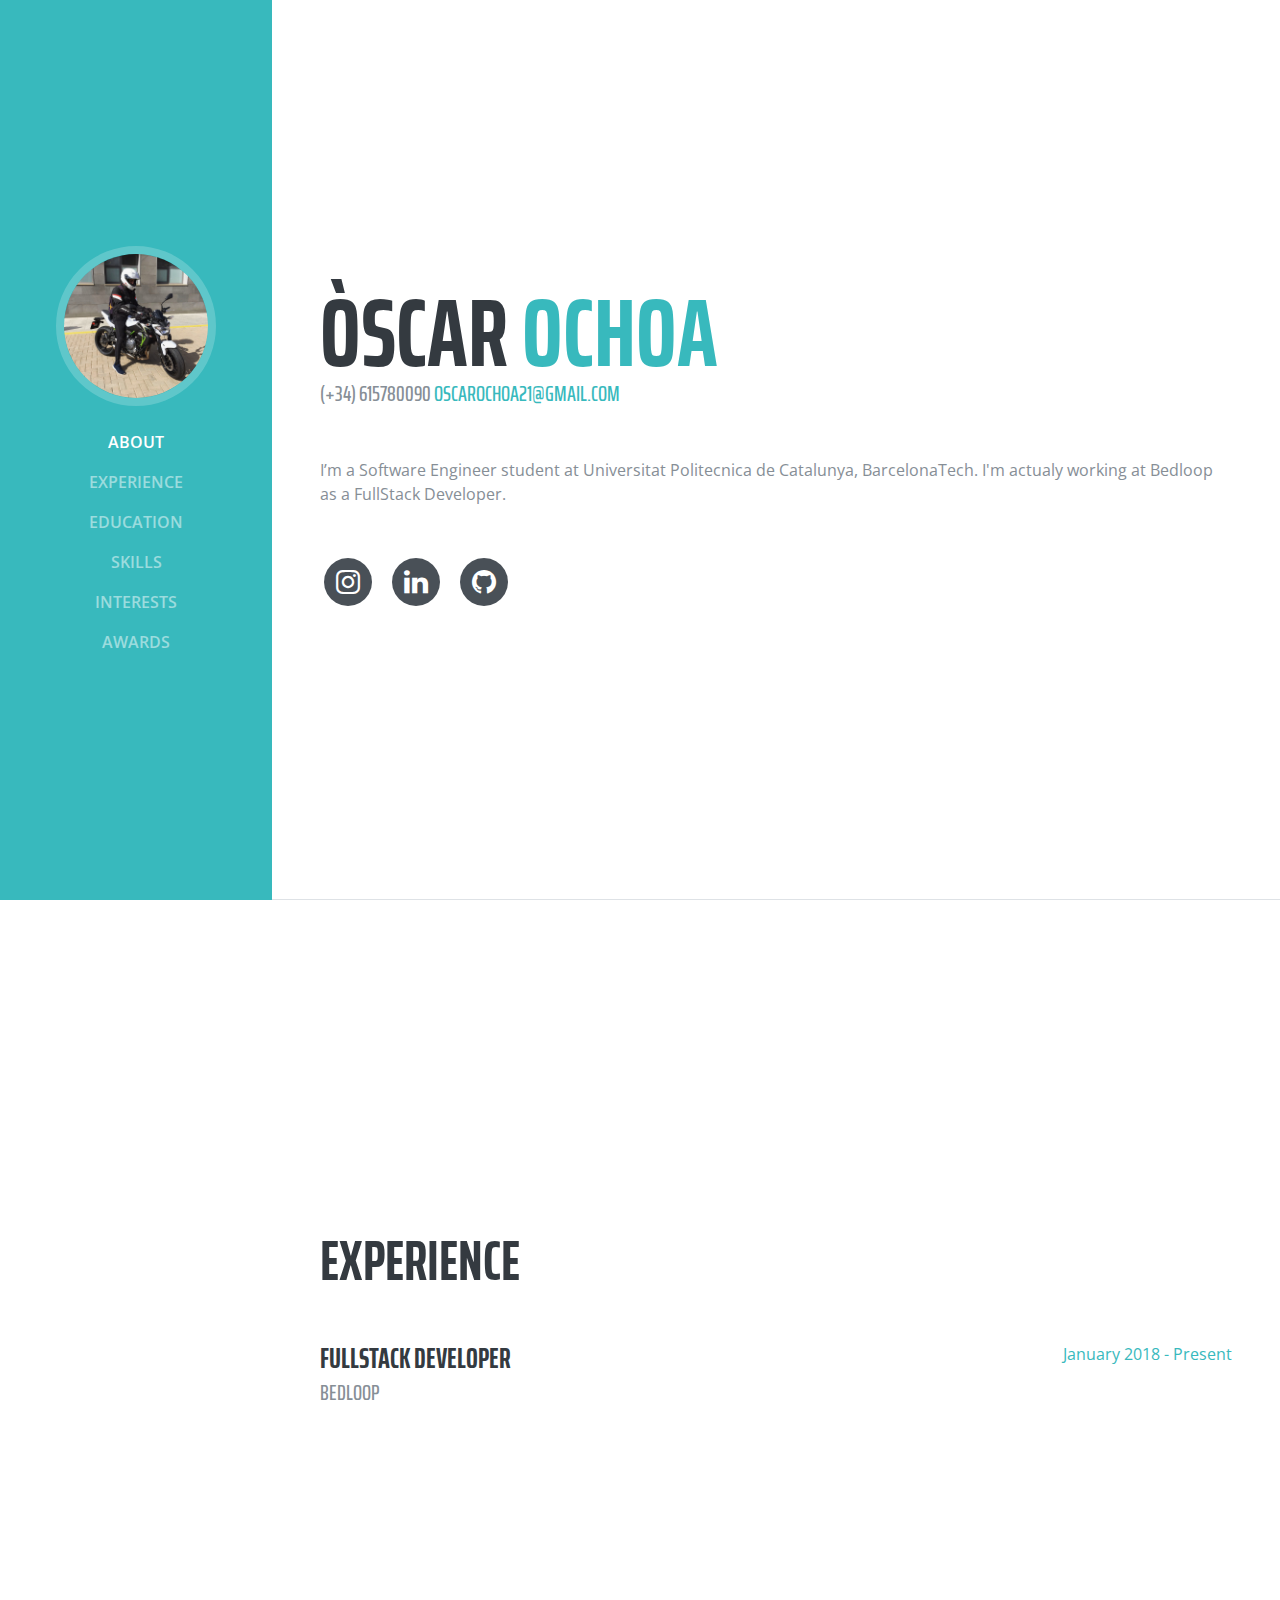
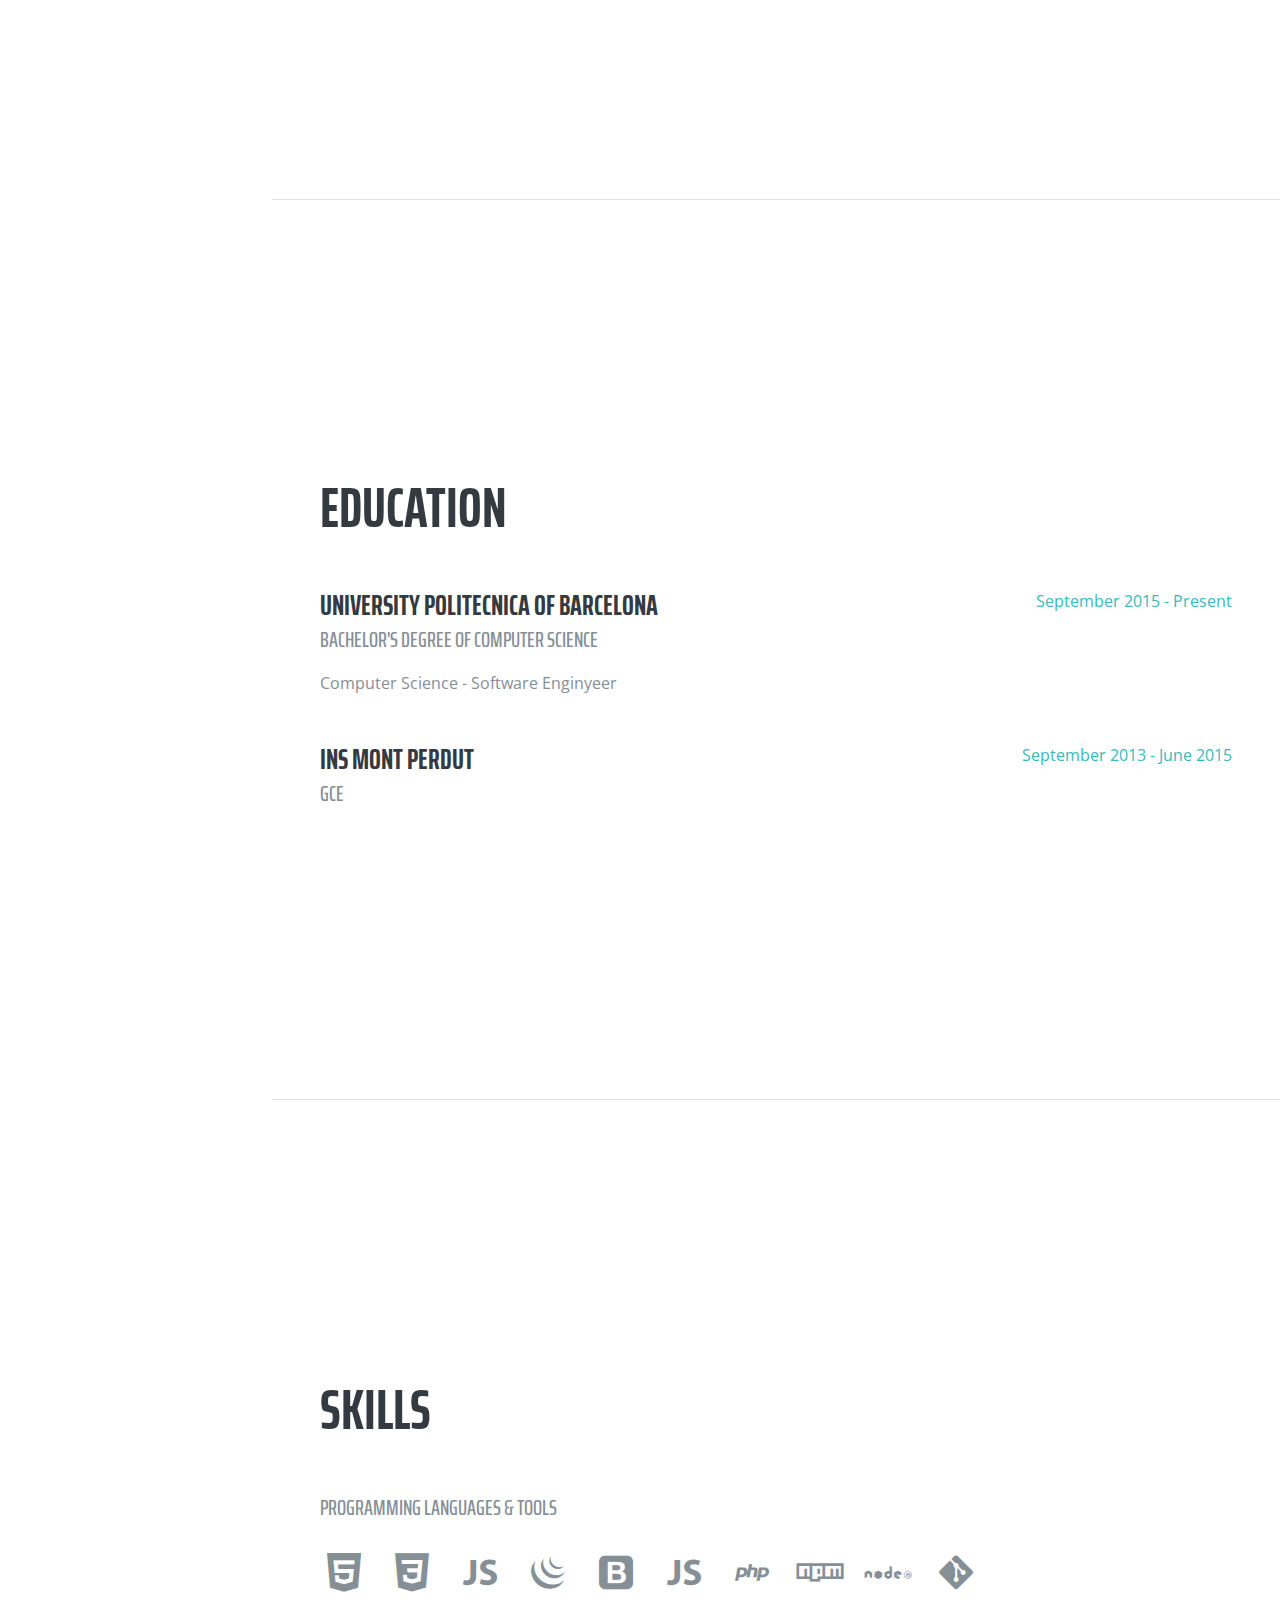
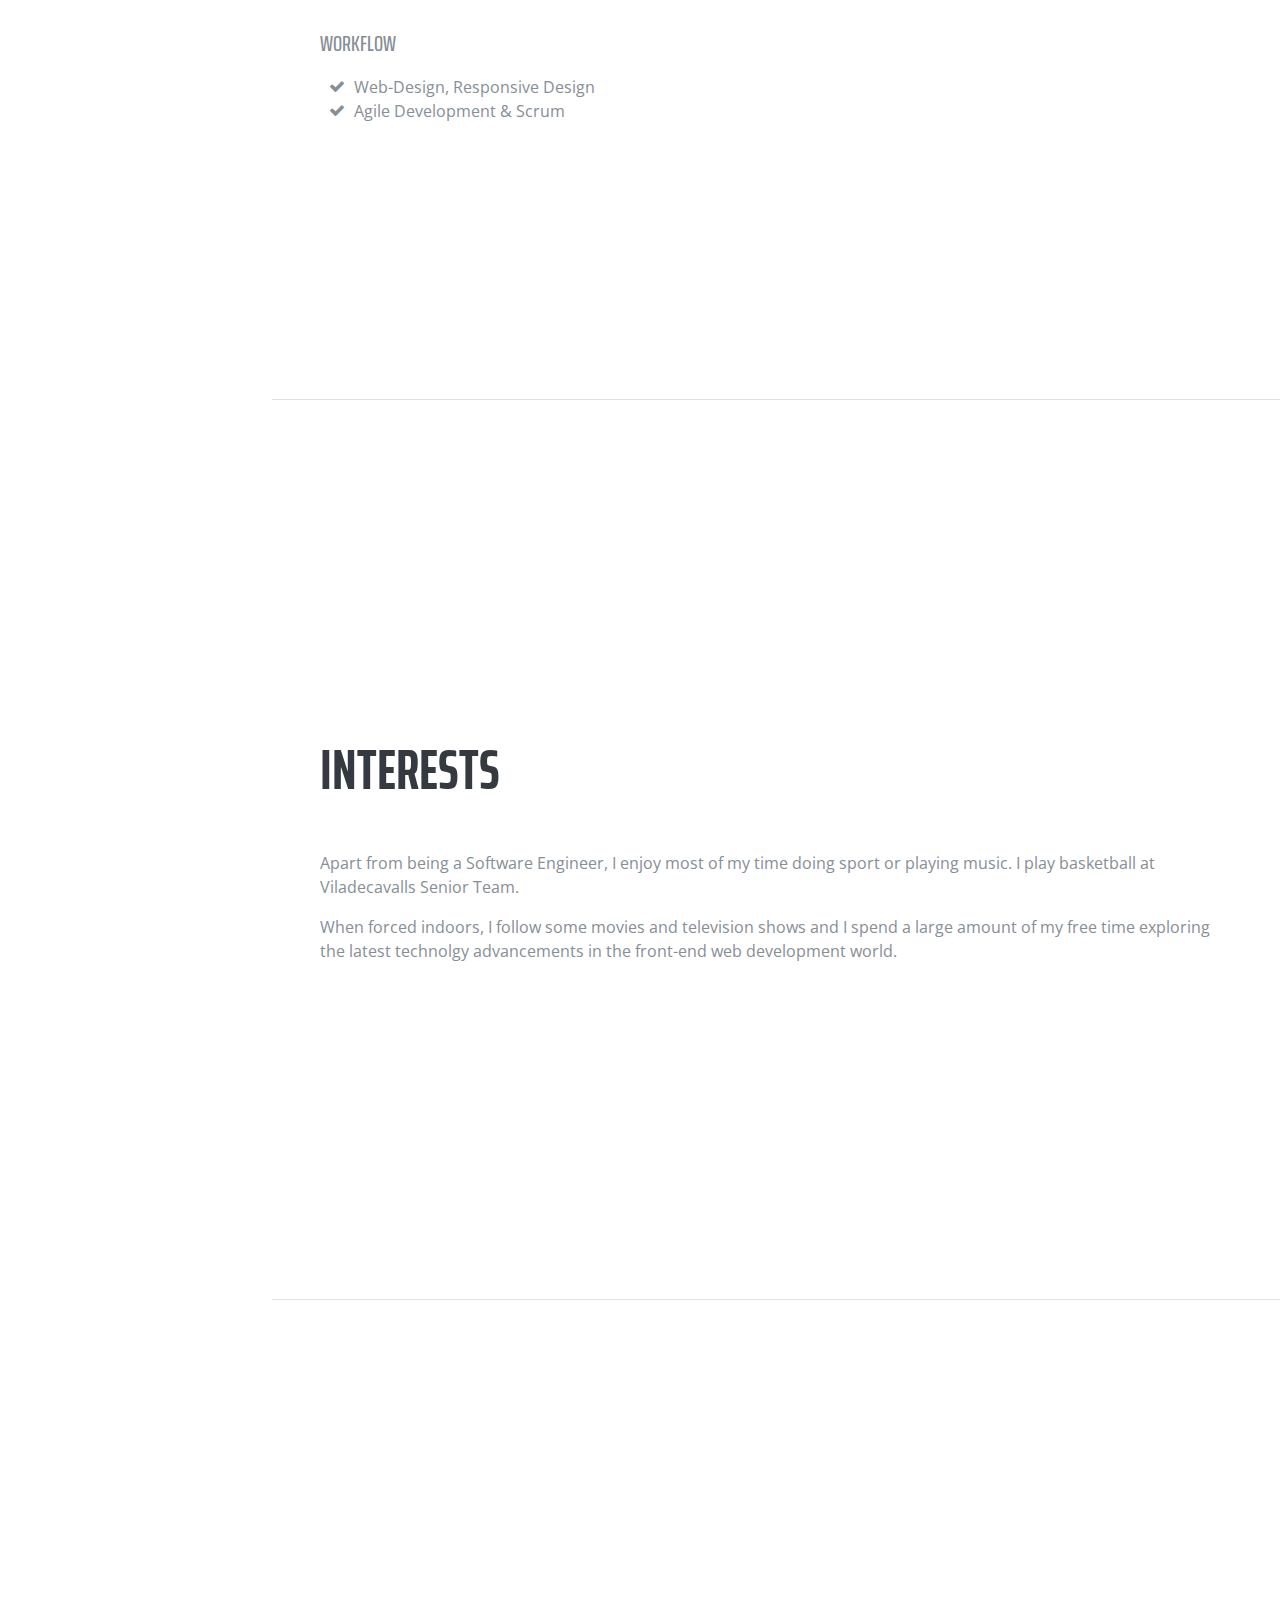
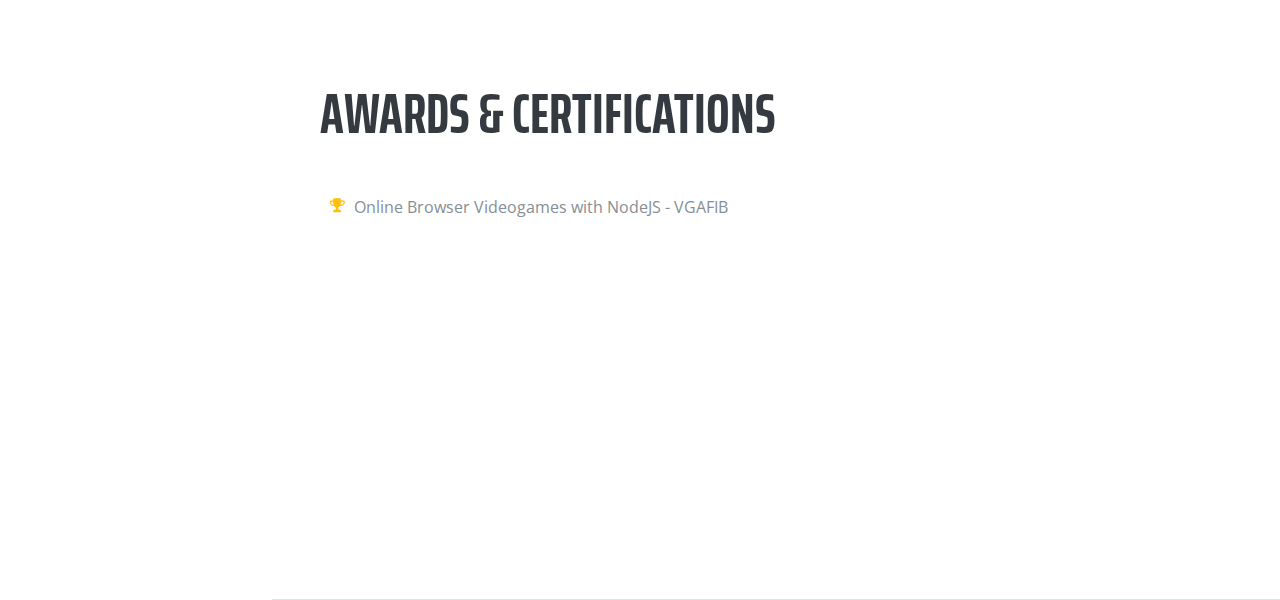
<file: index.html>
<!DOCTYPE html>
<html lang="en">

  <head>

    <meta charset="utf-8">
    <meta name="viewport" content="width=device-width, initial-scale=1, shrink-to-fit=no">
    <meta name="description" content="">
    <meta name="author" content="">

    <title>Resume - Oscar Ochoa</title>

    <!-- Bootstrap core CSS -->
    <link href="vendor/bootstrap/css/bootstrap.min.css" rel="stylesheet">

    <!-- Custom fonts for this template -->
    <link href="https://fonts.googleapis.com/css?family=Saira+Extra+Condensed:100,200,300,400,500,600,700,800,900" rel="stylesheet">
    <link href="https://fonts.googleapis.com/css?family=Open+Sans:300,300i,400,400i,600,600i,700,700i,800,800i" rel="stylesheet">
    <link href="vendor/font-awesome/css/font-awesome.min.css" rel="stylesheet">
    <link href="vendor/devicons/css/devicons.min.css" rel="stylesheet">
    <link href="vendor/simple-line-icons/css/simple-line-icons.css" rel="stylesheet">

    <!-- Custom styles for this template -->
    <link href="css/resume.css" rel="stylesheet">

  </head>

  <body id="page-top">

    <nav class="navbar navbar-expand-lg navbar-dark bg-primary fixed-top" id="sideNav">
      <a class="navbar-brand js-scroll-trigger" href="#page-top">
        <span class="d-none d-lg-block">
          <img class="img-fluid img-profile rounded-circle mx-auto mb-2" src="img/profilePic.jpg" alt="">
        </span>
      </a>
      <button class="navbar-toggler" type="button" data-toggle="collapse" data-target="#navbarSupportedContent" aria-controls="navbarSupportedContent" aria-expanded="false" aria-label="Toggle navigation">
        <span class="navbar-toggler-icon"></span>
      </button>
      <div class="collapse navbar-collapse" id="navbarSupportedContent">
        <ul class="navbar-nav">
          <li class="nav-item">
            <a class="nav-link js-scroll-trigger" href="#about">About</a>
          </li>
          <li class="nav-item">
            <a class="nav-link js-scroll-trigger" href="#experience">Experience</a>
          </li>
          <li class="nav-item">
            <a class="nav-link js-scroll-trigger" href="#education">Education</a>
          </li>
          <li class="nav-item">
            <a class="nav-link js-scroll-trigger" href="#skills">Skills</a>
          </li>
          <li class="nav-item">
            <a class="nav-link js-scroll-trigger" href="#interests">Interests</a>
          </li>
          <li class="nav-item">
            <a class="nav-link js-scroll-trigger" href="#awards">Awards</a>
          </li>
        </ul>
      </div>
    </nav>

    <div class="container-fluid p-0">

      <section class="resume-section p-3 p-lg-5 d-flex d-column" id="about">
        <div class="my-auto">
          <h1 class="mb-0">Òscar
            <span class="text-primary">Ochoa</span>
          </h1>
          <div class="subheading mb-5">(+34) 615780090
            <a href="mailto:name@email.com">oscarochoa21@gmail.com</a>
          </div>
          <p class="mb-5">I’m a Software Engineer student at Universitat Politecnica de Catalunya, BarcelonaTech. I'm actualy working at Bedloop as a FullStack Developer.</p>
          <ul class="list-inline list-social-icons mb-0">
            <li class="list-inline-item">
              <a href="https://www.instagram.com/oscarochoa_97/">
                <span class="fa-stack fa-lg">
                  <i class="fa fa-circle fa-stack-2x"></i>
                  <i class="fa fa-instagram fa-stack-1x fa-inverse"></i>
                </span>
              </a>
            </li>
            <li class="list-inline-item">
              <a href="https://www.linkedin.com/in/oscar-ochoa-martin-921534136/">
                <span class="fa-stack fa-lg">
                  <i class="fa fa-circle fa-stack-2x"></i>
                  <i class="fa fa-linkedin fa-stack-1x fa-inverse"></i>
                </span>
              </a>
            </li>
            <li class="list-inline-item">
              <a href="https://github.com/OscarOchoaMartin">
                <span class="fa-stack fa-lg">
                  <i class="fa fa-circle fa-stack-2x"></i>
                  <i class="fa fa-github fa-stack-1x fa-inverse"></i>
                </span>
              </a>
            </li>
          </ul>
        </div>
      </section>

      <section class="resume-section p-3 p-lg-5 d-flex flex-column" id="experience">
        <div class="my-auto">
          <h2 class="mb-5">Experience</h2>

          <div class="resume-item d-flex flex-column flex-md-row mb-5">
            <div class="resume-content mr-auto">
              <h3 class="mb-0">FullStack Developer</h3>
              <div class="subheading mb-3">BedLoop</div>
              <p></p>
            </div>
            <div class="resume-date text-md-right">
              <span class="text-primary">January 2018 - Present</span>
            </div>
          </div>
        </div>
      </section>

      <section class="resume-section p-3 p-lg-5 d-flex flex-column" id="education">
        <div class="my-auto">
          <h2 class="mb-5">Education</h2>

          <div class="resume-item d-flex flex-column flex-md-row mb-5">
            <div class="resume-content mr-auto">
              <h3 class="mb-0">University Politecnica of Barcelona</h3>
              <div class="subheading mb-3">Bachelor's Degree of Computer Science</div>
              <div>Computer Science - Software Enginyeer</div>
            </div>
            <div class="resume-date text-md-right">
              <span class="text-primary">September 2015 - Present</span>
            </div>
          </div>

          <div class="resume-item d-flex flex-column flex-md-row">
            <div class="resume-content mr-auto">
              <h3 class="mb-0">INS Mont Perdut</h3>
            <div class="subheading mb-3">GCE</div>
            </div>
            <div class="resume-date text-md-right">
              <span class="text-primary">September 2013 - June 2015</span>
            </div>
          </div>

        </div>
      </section>

      <section class="resume-section p-3 p-lg-5 d-flex flex-column" id="skills">
        <div class="my-auto">
          <h2 class="mb-5">Skills</h2>

          <div class="subheading mb-3">Programming Languages &amp; Tools</div>
          <ul class="list-inline list-icons">
            <li class="list-inline-item">
              <i class="devicons devicons-html5"></i>
            </li>
            <li class="list-inline-item">
              <i class="devicons devicons-css3"></i>
            </li>
            <li class="list-inline-item">
              <i class="devicons devicons-javascript"></i>
            </li>
            <li class="list-inline-item">
              <i class="devicons devicons-jquery"></i>
            </li>
            <li class="list-inline-item">
              <i class="devicons devicons-bootstrap"></i>
            </li>
            <li class="list-inline-item">
              <i class="devicons devicons-javascript"></i>
            </li>
            <li class="list-inline-item">
              <i class="devicons devicons-php"></i>
            </li>
            <li class="list-inline-item">
              <i class="devicons devicons-npm"></i>
            </li>
            <li class="list-inline-item">
              <i class="devicons devicons-nodejs"></i>
            </li>
            <li class="list-inline-item">
              <i class="devicons devicons-git"></i>
            </li>
          </ul>

          <div class="subheading mb-3">Workflow</div>
          <ul class="fa-ul mb-0">
            <li>
              <i class="fa-li fa fa-check"></i>
              Web-Design, Responsive Design</li>
            <li>
              <i class="fa-li fa fa-check"></i>
              Agile Development &amp; Scrum</li>
          </ul>
        </div>
      </section>

      <section class="resume-section p-3 p-lg-5 d-flex flex-column" id="interests">
        <div class="my-auto">
          <h2 class="mb-5">Interests</h2>
          <p>Apart from being a Software Engineer, I enjoy most of my time doing sport or playing music. I play basketball at Viladecavalls Senior Team.</p>
          <p class="mb-0">When forced indoors, I follow some movies and television shows and I spend a large amount of my free time exploring the latest technolgy advancements in the front-end web development world.</p>
        </div>
      </section>

      <section class="resume-section p-3 p-lg-5 d-flex flex-column" id="awards">
        <div class="my-auto">
          <h2 class="mb-5">Awards &amp; Certifications</h2>
          <ul class="fa-ul mb-0">
            <li>
              <i class="fa-li fa fa-trophy text-warning"></i>
              Online Browser Videogames with NodeJS - VGAFIB</li>
          </ul>
        </div>
      </section>

    </div>

    <!-- Bootstrap core JavaScript -->
    <script src="vendor/jquery/jquery.min.js"></script>
    <script src="vendor/bootstrap/js/bootstrap.bundle.min.js"></script>

    <!-- Plugin JavaScript -->
    <script src="vendor/jquery-easing/jquery.easing.min.js"></script>

    <!-- Custom scripts for this template -->
    <script src="js/resume.js"></script>

  </body>

</html>
</file>
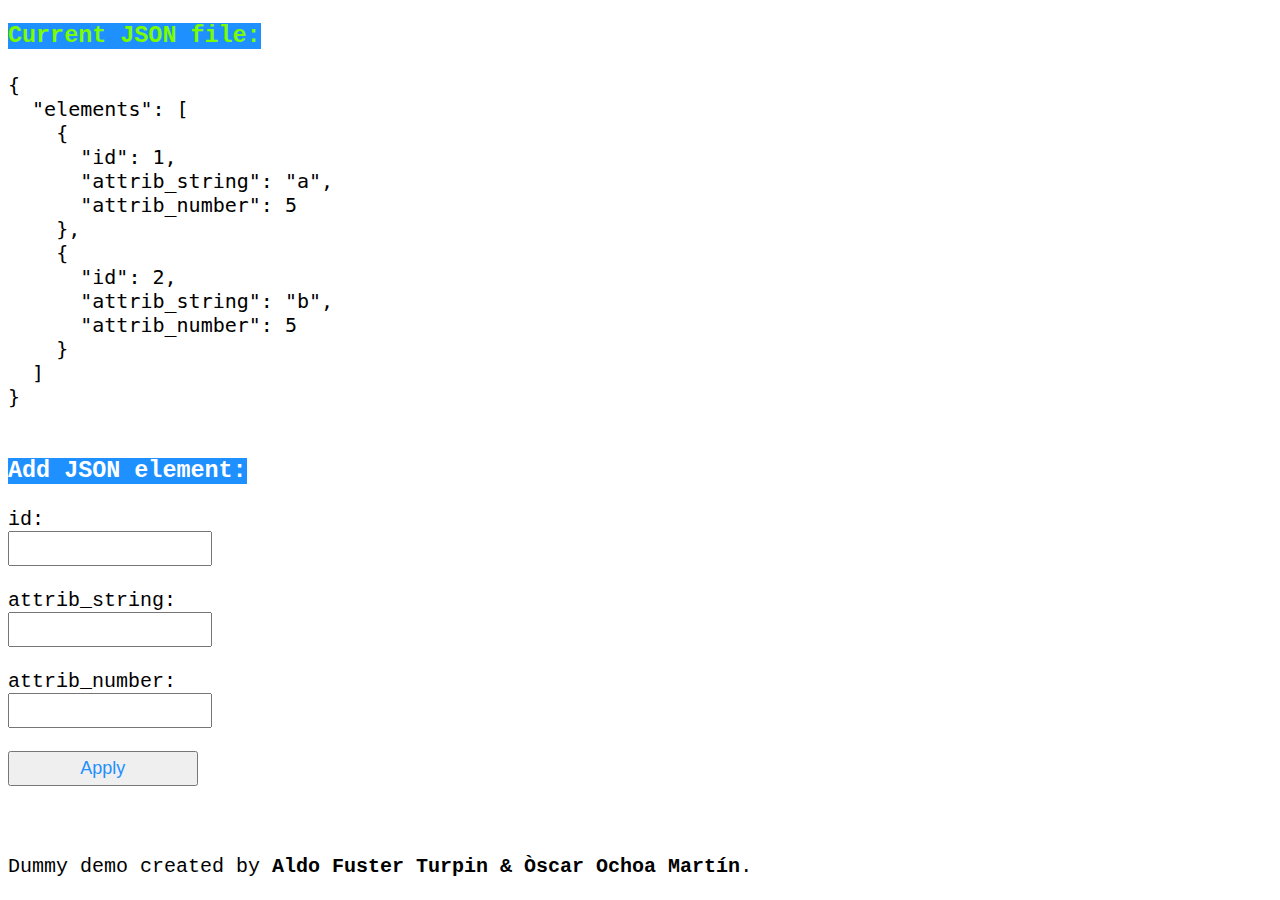
<file: JSON_Js_example/index.html>
<!DOCTYPE html>
<html>

<head>
  <title>JSON example</title>
  <link rel="stylesheet" type="text/css" href="style.css">
</head>

<body>
  <div>
    <h3 id="id_1"><span>Current JSON file:</span></h3>
    <!--
    Text in a <pre> element is displayed in a fixed-width font
    (usually Courier), and it preserves both spaces and line breaks.
    -->
    <pre id="html_json_section"></pre>
  </div>

  <h3 id="id_2"><br><span>Add JSON element:</span></h3>
  <form id="form1 "name="change_json">
    id: <br><input type="text" name="id"><br><br>
    attrib_string: <br><input type="text" name="attrib_string"><br><br>
    attrib_number: <br><input type="text" name="attrib_number"><br><br>
    <input type="button" value="Apply" onclick="handlerSubmit()">
  </form>
  <br><br><br>Dummy demo created by <strong>Aldo Fuster Turpin & Òscar Ochoa Martín</strong>.
  <script src="script.js"> </script>
</body>

</html>
</file>
<file: vendor/simple-line-icons/css/simple-line-icons.css>
@font-face {
  font-family: 'simple-line-icons';
  src: url('../fonts/Simple-Line-Icons.eot?v=2.4.0');
  src: url('../fonts/Simple-Line-Icons.eot?v=2.4.0#iefix') format('embedded-opentype'), url('../fonts/Simple-Line-Icons.woff2?v=2.4.0') format('woff2'), url('../fonts/Simple-Line-Icons.ttf?v=2.4.0') format('truetype'), url('../fonts/Simple-Line-Icons.woff?v=2.4.0') format('woff'), url('../fonts/Simple-Line-Icons.svg?v=2.4.0#simple-line-icons') format('svg');
  font-weight: normal;
  font-style: normal;
}
/*
 Use the following CSS code if you want to have a class per icon.
 Instead of a list of all class selectors, you can use the generic [class*="icon-"] selector, but it's slower:
*/
.icon-user,
.icon-people,
.icon-user-female,
.icon-user-follow,
.icon-user-following,
.icon-user-unfollow,
.icon-login,
.icon-logout,
.icon-emotsmile,
.icon-phone,
.icon-call-end,
.icon-call-in,
.icon-call-out,
.icon-map,
.icon-location-pin,
.icon-direction,
.icon-directions,
.icon-compass,
.icon-layers,
.icon-menu,
.icon-list,
.icon-options-vertical,
.icon-options,
.icon-arrow-down,
.icon-arrow-left,
.icon-arrow-right,
.icon-arrow-up,
.icon-arrow-up-circle,
.icon-arrow-left-circle,
.icon-arrow-right-circle,
.icon-arrow-down-circle,
.icon-check,
.icon-clock,
.icon-plus,
.icon-minus,
.icon-close,
.icon-event,
.icon-exclamation,
.icon-organization,
.icon-trophy,
.icon-screen-smartphone,
.icon-screen-desktop,
.icon-plane,
.icon-notebook,
.icon-mustache,
.icon-mouse,
.icon-magnet,
.icon-energy,
.icon-disc,
.icon-cursor,
.icon-cursor-move,
.icon-crop,
.icon-chemistry,
.icon-speedometer,
.icon-shield,
.icon-screen-tablet,
.icon-magic-wand,
.icon-hourglass,
.icon-graduation,
.icon-ghost,
.icon-game-controller,
.icon-fire,
.icon-eyeglass,
.icon-envelope-open,
.icon-envelope-letter,
.icon-bell,
.icon-badge,
.icon-anchor,
.icon-wallet,
.icon-vector,
.icon-speech,
.icon-puzzle,
.icon-printer,
.icon-present,
.icon-playlist,
.icon-pin,
.icon-picture,
.icon-handbag,
.icon-globe-alt,
.icon-globe,
.icon-folder-alt,
.icon-folder,
.icon-film,
.icon-feed,
.icon-drop,
.icon-drawer,
.icon-docs,
.icon-doc,
.icon-diamond,
.icon-cup,
.icon-calculator,
.icon-bubbles,
.icon-briefcase,
.icon-book-open,
.icon-basket-loaded,
.icon-basket,
.icon-bag,
.icon-action-undo,
.icon-action-redo,
.icon-wrench,
.icon-umbrella,
.icon-trash,
.icon-tag,
.icon-support,
.icon-frame,
.icon-size-fullscreen,
.icon-size-actual,
.icon-shuffle,
.icon-share-alt,
.icon-share,
.icon-rocket,
.icon-question,
.icon-pie-chart,
.icon-pencil,
.icon-note,
.icon-loop,
.icon-home,
.icon-grid,
.icon-graph,
.icon-microphone,
.icon-music-tone-alt,
.icon-music-tone,
.icon-earphones-alt,
.icon-earphones,
.icon-equalizer,
.icon-like,
.icon-dislike,
.icon-control-start,
.icon-control-rewind,
.icon-control-play,
.icon-control-pause,
.icon-control-forward,
.icon-control-end,
.icon-volume-1,
.icon-volume-2,
.icon-volume-off,
.icon-calendar,
.icon-bulb,
.icon-chart,
.icon-ban,
.icon-bubble,
.icon-camrecorder,
.icon-camera,
.icon-cloud-download,
.icon-cloud-upload,
.icon-envelope,
.icon-eye,
.icon-flag,
.icon-heart,
.icon-info,
.icon-key,
.icon-link,
.icon-lock,
.icon-lock-open,
.icon-magnifier,
.icon-magnifier-add,
.icon-magnifier-remove,
.icon-paper-clip,
.icon-paper-plane,
.icon-power,
.icon-refresh,
.icon-reload,
.icon-settings,
.icon-star,
.icon-symbol-female,
.icon-symbol-male,
.icon-target,
.icon-credit-card,
.icon-paypal,
.icon-social-tumblr,
.icon-social-twitter,
.icon-social-facebook,
.icon-social-instagram,
.icon-social-linkedin,
.icon-social-pinterest,
.icon-social-github,
.icon-social-google,
.icon-social-reddit,
.icon-social-skype,
.icon-social-dribbble,
.icon-social-behance,
.icon-social-foursqare,
.icon-social-soundcloud,
.icon-social-spotify,
.icon-social-stumbleupon,
.icon-social-youtube,
.icon-social-dropbox,
.icon-social-vkontakte,
.icon-social-steam {
  font-family: 'simple-line-icons';
  speak: none;
  font-style: normal;
  font-weight: normal;
  font-variant: normal;
  text-transform: none;
  line-height: 1;
  /* Better Font Rendering =========== */
  -webkit-font-smoothing: antialiased;
  -moz-osx-font-smoothing: grayscale;
}
.icon-user:before {
  content: "\e005";
}
.icon-people:before {
  content: "\e001";
}
.icon-user-female:before {
  content: "\e000";
}
.icon-user-follow:before {
  content: "\e002";
}
.icon-user-following:before {
  content: "\e003";
}
.icon-user-unfollow:before {
  content: "\e004";
}
.icon-login:before {
  content: "\e066";
}
.icon-logout:before {
  content: "\e065";
}
.icon-emotsmile:before {
  content: "\e021";
}
.icon-phone:before {
  content: "\e600";
}
.icon-call-end:before {
  content: "\e048";
}
.icon-call-in:before {
  content: "\e047";
}
.icon-call-out:before {
  content: "\e046";
}
.icon-map:before {
  content: "\e033";
}
.icon-location-pin:before {
  content: "\e096";
}
.icon-direction:before {
  content: "\e042";
}
.icon-directions:before {
  content: "\e041";
}
.icon-compass:before {
  content: "\e045";
}
.icon-layers:before {
  content: "\e034";
}
.icon-menu:before {
  content: "\e601";
}
.icon-list:before {
  content: "\e067";
}
.icon-options-vertical:before {
  content: "\e602";
}
.icon-options:before {
  content: "\e603";
}
.icon-arrow-down:before {
  content: "\e604";
}
.icon-arrow-left:before {
  content: "\e605";
}
.icon-arrow-right:before {
  content: "\e606";
}
.icon-arrow-up:before {
  content: "\e607";
}
.icon-arrow-up-circle:before {
  content: "\e078";
}
.icon-arrow-left-circle:before {
  content: "\e07a";
}
.icon-arrow-right-circle:before {
  content: "\e079";
}
.icon-arrow-down-circle:before {
  content: "\e07b";
}
.icon-check:before {
  content: "\e080";
}
.icon-clock:before {
  content: "\e081";
}
.icon-plus:before {
  content: "\e095";
}
.icon-minus:before {
  content: "\e615";
}
.icon-close:before {
  content: "\e082";
}
.icon-event:before {
  content: "\e619";
}
.icon-exclamation:before {
  content: "\e617";
}
.icon-organization:before {
  content: "\e616";
}
.icon-trophy:before {
  content: "\e006";
}
.icon-screen-smartphone:before {
  content: "\e010";
}
.icon-screen-desktop:before {
  content: "\e011";
}
.icon-plane:before {
  content: "\e012";
}
.icon-notebook:before {
  content: "\e013";
}
.icon-mustache:before {
  content: "\e014";
}
.icon-mouse:before {
  content: "\e015";
}
.icon-magnet:before {
  content: "\e016";
}
.icon-energy:before {
  content: "\e020";
}
.icon-disc:before {
  content: "\e022";
}
.icon-cursor:before {
  content: "\e06e";
}
.icon-cursor-move:before {
  content: "\e023";
}
.icon-crop:before {
  content: "\e024";
}
.icon-chemistry:before {
  content: "\e026";
}
.icon-speedometer:before {
  content: "\e007";
}
.icon-shield:before {
  content: "\e00e";
}
.icon-screen-tablet:before {
  content: "\e00f";
}
.icon-magic-wand:before {
  content: "\e017";
}
.icon-hourglass:before {
  content: "\e018";
}
.icon-graduation:before {
  content: "\e019";
}
.icon-ghost:before {
  content: "\e01a";
}
.icon-game-controller:before {
  content: "\e01b";
}
.icon-fire:before {
  content: "\e01c";
}
.icon-eyeglass:before {
  content: "\e01d";
}
.icon-envelope-open:before {
  content: "\e01e";
}
.icon-envelope-letter:before {
  content: "\e01f";
}
.icon-bell:before {
  content: "\e027";
}
.icon-badge:before {
  content: "\e028";
}
.icon-anchor:before {
  content: "\e029";
}
.icon-wallet:before {
  content: "\e02a";
}
.icon-vector:before {
  content: "\e02b";
}
.icon-speech:before {
  content: "\e02c";
}
.icon-puzzle:before {
  content: "\e02d";
}
.icon-printer:before {
  content: "\e02e";
}
.icon-present:before {
  content: "\e02f";
}
.icon-playlist:before {
  content: "\e030";
}
.icon-pin:before {
  content: "\e031";
}
.icon-picture:before {
  content: "\e032";
}
.icon-handbag:before {
  content: "\e035";
}
.icon-globe-alt:before {
  content: "\e036";
}
.icon-globe:before {
  content: "\e037";
}
.icon-folder-alt:before {
  content: "\e039";
}
.icon-folder:before {
  content: "\e089";
}
.icon-film:before {
  content: "\e03a";
}
.icon-feed:before {
  content: "\e03b";
}
.icon-drop:before {
  content: "\e03e";
}
.icon-drawer:before {
  content: "\e03f";
}
.icon-docs:before {
  content: "\e040";
}
.icon-doc:before {
  content: "\e085";
}
.icon-diamond:before {
  content: "\e043";
}
.icon-cup:before {
  content: "\e044";
}
.icon-calculator:before {
  content: "\e049";
}
.icon-bubbles:before {
  content: "\e04a";
}
.icon-briefcase:before {
  content: "\e04b";
}
.icon-book-open:before {
  content: "\e04c";
}
.icon-basket-loaded:before {
  content: "\e04d";
}
.icon-basket:before {
  content: "\e04e";
}
.icon-bag:before {
  content: "\e04f";
}
.icon-action-undo:before {
  content: "\e050";
}
.icon-action-redo:before {
  content: "\e051";
}
.icon-wrench:before {
  content: "\e052";
}
.icon-umbrella:before {
  content: "\e053";
}
.icon-trash:before {
  content: "\e054";
}
.icon-tag:before {
  content: "\e055";
}
.icon-support:before {
  content: "\e056";
}
.icon-frame:before {
  content: "\e038";
}
.icon-size-fullscreen:before {
  content: "\e057";
}
.icon-size-actual:before {
  content: "\e058";
}
.icon-shuffle:before {
  content: "\e059";
}
.icon-share-alt:before {
  content: "\e05a";
}
.icon-share:before {
  content: "\e05b";
}
.icon-rocket:before {
  content: "\e05c";
}
.icon-question:before {
  content: "\e05d";
}
.icon-pie-chart:before {
  content: "\e05e";
}
.icon-pencil:before {
  content: "\e05f";
}
.icon-note:before {
  content: "\e060";
}
.icon-loop:before {
  content: "\e064";
}
.icon-home:before {
  content: "\e069";
}
.icon-grid:before {
  content: "\e06a";
}
.icon-graph:before {
  content: "\e06b";
}
.icon-microphone:before {
  content: "\e063";
}
.icon-music-tone-alt:before {
  content: "\e061";
}
.icon-music-tone:before {
  content: "\e062";
}
.icon-earphones-alt:before {
  content: "\e03c";
}
.icon-earphones:before {
  content: "\e03d";
}
.icon-equalizer:before {
  content: "\e06c";
}
.icon-like:before {
  content: "\e068";
}
.icon-dislike:before {
  content: "\e06d";
}
.icon-control-start:before {
  content: "\e06f";
}
.icon-control-rewind:before {
  content: "\e070";
}
.icon-control-play:before {
  content: "\e071";
}
.icon-control-pause:before {
  content: "\e072";
}
.icon-control-forward:before {
  content: "\e073";
}
.icon-control-end:before {
  content: "\e074";
}
.icon-volume-1:before {
  content: "\e09f";
}
.icon-volume-2:before {
  content: "\e0a0";
}
.icon-volume-off:before {
  content: "\e0a1";
}
.icon-calendar:before {
  content: "\e075";
}
.icon-bulb:before {
  content: "\e076";
}
.icon-chart:before {
  content: "\e077";
}
.icon-ban:before {
  content: "\e07c";
}
.icon-bubble:before {
  content: "\e07d";
}
.icon-camrecorder:before {
  content: "\e07e";
}
.icon-camera:before {
  content: "\e07f";
}
.icon-cloud-download:before {
  content: "\e083";
}
.icon-cloud-upload:before {
  content: "\e084";
}
.icon-envelope:before {
  content: "\e086";
}
.icon-eye:before {
  content: "\e087";
}
.icon-flag:before {
  content: "\e088";
}
.icon-heart:before {
  content: "\e08a";
}
.icon-info:before {
  content: "\e08b";
}
.icon-key:before {
  content: "\e08c";
}
.icon-link:before {
  content: "\e08d";
}
.icon-lock:before {
  content: "\e08e";
}
.icon-lock-open:before {
  content: "\e08f";
}
.icon-magnifier:before {
  content: "\e090";
}
.icon-magnifier-add:before {
  content: "\e091";
}
.icon-magnifier-remove:before {
  content: "\e092";
}
.icon-paper-clip:before {
  content: "\e093";
}
.icon-paper-plane:before {
  content: "\e094";
}
.icon-power:before {
  content: "\e097";
}
.icon-refresh:before {
  content: "\e098";
}
.icon-reload:before {
  content: "\e099";
}
.icon-settings:before {
  content: "\e09a";
}
.icon-star:before {
  content: "\e09b";
}
.icon-symbol-female:before {
  content: "\e09c";
}
.icon-symbol-male:before {
  content: "\e09d";
}
.icon-target:before {
  content: "\e09e";
}
.icon-credit-card:before {
  content: "\e025";
}
.icon-paypal:before {
  content: "\e608";
}
.icon-social-tumblr:before {
  content: "\e00a";
}
.icon-social-twitter:before {
  content: "\e009";
}
.icon-social-facebook:before {
  content: "\e00b";
}
.icon-social-instagram:before {
  content: "\e609";
}
.icon-social-linkedin:before {
  content: "\e60a";
}
.icon-social-pinterest:before {
  content: "\e60b";
}
.icon-social-github:before {
  content: "\e60c";
}
.icon-social-google:before {
  content: "\e60d";
}
.icon-social-reddit:before {
  content: "\e60e";
}
.icon-social-skype:before {
  content: "\e60f";
}
.icon-social-dribbble:before {
  content: "\e00d";
}
.icon-social-behance:before {
  content: "\e610";
}
.icon-social-foursqare:before {
  content: "\e611";
}
.icon-social-soundcloud:before {
  content: "\e612";
}
.icon-social-spotify:before {
  content: "\e613";
}
.icon-social-stumbleupon:before {
  content: "\e614";
}
.icon-social-youtube:before {
  content: "\e008";
}
.icon-social-dropbox:before {
  content: "\e00c";
}
.icon-social-vkontakte:before {
  content: "\e618";
}
.icon-social-steam:before {
  content: "\e620";
}
</file>
<file: css/resume.css>
body {
  font-family: 'Open Sans', serif;
  padding-top: 54px;
  color: #868e96;
}

@media (min-width: 992px) {
  body {
    padding-top: 0;
    padding-left: 17rem;
  }
}

h1,
h2,
h3,
h4,
h5,
h6 {
  font-family: 'Saira Extra Condensed', serif;
  font-weight: 700;
  text-transform: uppercase;
  color: #343a40;
}

h1 {
  font-size: 6rem;
  line-height: 5.5rem;
}

h2 {
  font-size: 3.5rem;
}

.subheading {
  text-transform: uppercase;
  font-weight: 500;
  font-family: 'Saira Extra Condensed', serif;
  font-size: 1.35rem;
}

.list-social-icons a {
  color: #495057;
}

.list-social-icons a:hover {
  color: rgb(56, 185, 189);
}

.list-social-icons a .fa-lg {
  font-size: 1.75rem;
}

.list-icons {
  font-size: 3rem;
}

.list-icons .list-inline-item i:hover {
  color: rgb(56, 185, 189);
}

#sideNav .navbar-nav .nav-item .nav-link {
  font-weight: 600;
  text-transform: uppercase;
}

@media (min-width: 992px) {
  #sideNav {
    text-align: center;
    position: fixed;
    top: 0;
    left: 0;
    display: flex;
    flex-direction: column;
    width: 17rem;
    height: 100vh;
  }
  #sideNav .navbar-brand {
    display: flex;
    margin: auto auto 0;
    padding: 0.5rem;
  }
  #sideNav .navbar-brand .img-profile {
    max-width: 10rem;
    max-height: 10rem;
    border: 0.5rem solid rgba(255, 255, 255, 0.2);
  }
  #sideNav .navbar-collapse {
    display: flex;
    align-items: flex-start;
    flex-grow: 0;
    width: 100%;
    margin-bottom: auto;
  }
  #sideNav .navbar-collapse .navbar-nav {
    flex-direction: column;
    width: 100%;
  }
  #sideNav .navbar-collapse .navbar-nav .nav-item {
    display: block;
  }
  #sideNav .navbar-collapse .navbar-nav .nav-item .nav-link {
    display: block;
  }
}

section.resume-section {
  border-bottom: 1px solid #dee2e6;
  padding-top: 5rem !important;
  padding-bottom: 5rem !important;
}

section.resume-section .resume-item .resume-date {
  min-width: none;
}

@media (min-width: 768px) {
  section.resume-section {
    min-height: 100vh;
  }
  section.resume-section .resume-item .resume-date {
    min-width: 18rem;
  }
}

@media (min-width: 992px) {
  section.resume-section {
    padding-top: 3rem !important;
    padding-bottom: 3rem !important;
  }
}

.bg-primary {
  background-color: rgb(56, 185, 189) !important;
}

.text-primary {
  color: rgb(56, 185, 189) !important;
}

a {
  color: rgb(56, 185, 189);
}

a:hover, a:focus, a:active {
  color: rgb(2, 49, 51);
}
</file>
<file: JSON_Js_example/style.css>
body {
  font-family:'Courier New';
  font-size: 20px;
}

#id_1 span {
  background-color: DodgerBlue;
  color: LawnGreen;
}

#id_2 span {
  background-color: DodgerBlue;
  color: White;
}

input[type=button], input[type=text] {
    padding: 5px;
    font-size: 18px;
    width: 15%;
    color: DodgerBlue;
}
</file>
<file: vendor/devicons/css/devicons.min.css>
/*!
 *  Devicons 1.8.0 made by Theodore Vorillas / http://vorillaz.com 
 */
@font-face{font-family:devicons;src:url(../fonts/devicons.eot?xqxft6);src:url(../fonts/devicons.eot?#iefixxqxft6) format("embedded-opentype"),url(../fonts/devicons.woff?xqxft6) format("woff"),url(../fonts/devicons.ttf?xqxft6) format("truetype"),url(../fonts/devicons.svg?xqxft6#devicons) format("svg");font-weight:400;font-style:normal}.devicons{font-family:devicons;speak:none;font-style:normal;font-weight:400;font-variant:normal;text-transform:none;line-height:1;-webkit-font-smoothing:antialiased;-moz-osx-font-smoothing:grayscale}.devicons-git:before{content:"\e602"}.devicons-git_compare:before{content:"\e628"}.devicons-git_branch:before{content:"\e625"}.devicons-git_commit:before{content:"\e629"}.devicons-git_pull_request:before{content:"\e626"}.devicons-git_merge:before{content:"\e627"}.devicons-bitbucket:before{content:"\e603"}.devicons-github_alt:before{content:"\e608"}.devicons-github_badge:before{content:"\e609"}.devicons-github:before{content:"\e60a"}.devicons-github_full:before{content:"\e617"}.devicons-java:before{content:"\e638"}.devicons-ruby:before{content:"\e639"}.devicons-scala:before{content:"\e637"}.devicons-python:before{content:"\e63c"}.devicons-go:before{content:"\e624"}.devicons-ruby_on_rails:before{content:"\e63b"}.devicons-django:before{content:"\e61d"}.devicons-markdown:before{content:"\e63e"}.devicons-php:before{content:"\e63d"}.devicons-mysql:before{content:"\e604"}.devicons-streamline:before{content:"\e605"}.devicons-database:before{content:"\e606"}.devicons-laravel:before{content:"\e63f"}.devicons-javascript:before{content:"\e64e"}.devicons-angular:before{content:"\e653"}.devicons-backbone:before{content:"\e652"}.devicons-coffeescript:before{content:"\e651"}.devicons-jquery:before{content:"\e650"}.devicons-modernizr:before{content:"\e620"}.devicons-jquery_ui:before{content:"\e654"}.devicons-ember:before{content:"\e61b"}.devicons-dojo:before{content:"\e61c"}.devicons-nodejs:before{content:"\e619"}.devicons-nodejs_small:before{content:"\e618"}.devicons-javascript_shield:before{content:"\e64f"}.devicons-bootstrap:before{content:"\e647"}.devicons-sass:before{content:"\e64b"}.devicons-css3_full:before{content:"\e64a"}.devicons-css3:before{content:"\e649"}.devicons-html5:before{content:"\e636"}.devicons-html5_multimedia:before{content:"\e632"}.devicons-html5_device_access:before{content:"\e633"}.devicons-html5_3d_effects:before{content:"\e635"}.devicons-html5_connectivity:before{content:"\e634"}.devicons-ghost_small:before{content:"\e614"}.devicons-ghost:before{content:"\e61f"}.devicons-magento:before{content:"\e640"}.devicons-joomla:before{content:"\e641"}.devicons-jekyll_small:before{content:"\e60d"}.devicons-drupal:before{content:"\e642"}.devicons-wordpress:before{content:"\e60b"}.devicons-grunt:before{content:"\e64c"}.devicons-bower:before{content:"\e64d"}.devicons-npm:before{content:"\e61e"}.devicons-yahoo_small:before{content:"\e62b"}.devicons-yahoo:before{content:"\e615"}.devicons-bing_small:before{content:"\e600"}.devicons-windows:before{content:"\e60f"}.devicons-linux:before{content:"\e612"}.devicons-ubuntu:before{content:"\e63a"}.devicons-android:before{content:"\e60e"}.devicons-apple:before{content:"\e611"}.devicons-appstore:before{content:"\e613"}.devicons-phonegap:before{content:"\e630"}.devicons-blackberry:before{content:"\e623"}.devicons-stackoverflow:before{content:"\e610"}.devicons-techcrunch:before{content:"\e62c"}.devicons-codrops:before{content:"\e62f"}.devicons-css_tricks:before{content:"\e601"}.devicons-smashing_magazine:before{content:"\e62d"}.devicons-netmagazine:before{content:"\e62e"}.devicons-codepen:before{content:"\e616"}.devicons-cssdeck:before{content:"\e62a"}.devicons-hackernews:before{content:"\e61a"}.devicons-dropbox:before{content:"\e607"}.devicons-google_drive:before{content:"\e631"}.devicons-visualstudio:before{content:"\e60c"}.devicons-unity_small:before{content:"\e621"}.devicons-raspberry_pi:before{content:"\e622"}.devicons-chrome:before{content:"\e643"}.devicons-ie:before{content:"\e644"}.devicons-firefox:before{content:"\e645"}.devicons-opera:before{content:"\e646"}.devicons-safari:before{content:"\e648"}.devicons-swift:before{content:"\e655"}.devicons-symfony:before{content:"\e656"}.devicons-symfony_badge:before{content:"\e657"}.devicons-less:before{content:"\e658"}.devicons-stylus:before{content:"\e659"}.devicons-trello:before{content:"\e65a"}.devicons-atlassian:before{content:"\e65b"}.devicons-jira:before{content:"\e65c"}.devicons-envato:before{content:"\e65d"}.devicons-snap_svg:before{content:"\e65e"}.devicons-raphael:before{content:"\e65f"}.devicons-google_analytics:before{content:"\e660"}.devicons-compass:before{content:"\e661"}.devicons-onedrive:before{content:"\e662"}.devicons-gulp:before{content:"\e663"}.devicons-atom:before{content:"\e664"}.devicons-cisco:before{content:"\e665"}.devicons-nancy:before{content:"\e666"}.devicons-clojure:before{content:"\e668"}.devicons-clojure_alt:before{content:"\e66a"}.devicons-perl:before{content:"\e669"}.devicons-celluloid:before{content:"\e66b"}.devicons-w3c:before{content:"\e66c"}.devicons-redis:before{content:"\e66d"}.devicons-postgresql:before{content:"\e66e"}.devicons-webplatform:before{content:"\e66f"}.devicons-jenkins:before{content:"\e667"}.devicons-requirejs:before{content:"\e670"}.devicons-opensource:before{content:"\e671"}.devicons-typo3:before{content:"\e672"}.devicons-uikit:before{content:"\e673"}.devicons-doctrine:before{content:"\e674"}.devicons-groovy:before{content:"\e675"}.devicons-nginx:before{content:"\e676"}.devicons-haskell:before{content:"\e677"}.devicons-zend:before{content:"\e678"}.devicons-gnu:before{content:"\e679"}.devicons-yeoman:before{content:"\e67a"}.devicons-heroku:before{content:"\e67b"}.devicons-debian:before{content:"\e67d"}.devicons-travis:before{content:"\e67e"}.devicons-dotnet:before{content:"\e67f"}.devicons-codeigniter:before{content:"\e680"}.devicons-javascript_badge:before{content:"\e681"}.devicons-yii:before{content:"\e682"}.devicons-msql_server:before{content:"\e67c"}.devicons-composer:before{content:"\e683"}.devicons-krakenjs_badge:before{content:"\e684"}.devicons-krakenjs:before{content:"\e685"}.devicons-mozilla:before{content:"\e686"}.devicons-firebase:before{content:"\e687"}.devicons-sizzlejs:before{content:"\e688"}.devicons-creativecommons:before{content:"\e689"}.devicons-creativecommons_badge:before{content:"\e68a"}.devicons-mitlicence:before{content:"\e68b"}.devicons-senchatouch:before{content:"\e68c"}.devicons-bugsense:before{content:"\e68d"}.devicons-extjs:before{content:"\e68e"}.devicons-mootools_badge:before{content:"\e68f"}.devicons-mootools:before{content:"\e690"}.devicons-ruby_rough:before{content:"\e691"}.devicons-komodo:before{content:"\e692"}.devicons-coda:before{content:"\e693"}.devicons-bintray:before{content:"\e694"}.devicons-terminal:before{content:"\e695"}.devicons-code:before{content:"\e696"}.devicons-responsive:before{content:"\e697"}.devicons-dart:before{content:"\e698"}.devicons-aptana:before{content:"\e699"}.devicons-mailchimp:before{content:"\e69a"}.devicons-netbeans:before{content:"\e69b"}.devicons-dreamweaver:before{content:"\e69c"}.devicons-brackets:before{content:"\e69d"}.devicons-eclipse:before{content:"\e69e"}.devicons-cloud9:before{content:"\e69f"}.devicons-scrum:before{content:"\e6a0"}.devicons-prolog:before{content:"\e6a1"}.devicons-terminal_badge:before{content:"\e6a2"}.devicons-code_badge:before{content:"\e6a3"}.devicons-mongodb:before{content:"\e6a4"}.devicons-meteor:before{content:"\e6a5"}.devicons-meteorfull:before{content:"\e6a6"}.devicons-fsharp:before{content:"\e6a7"}.devicons-rust:before{content:"\e6a8"}.devicons-ionic:before{content:"\e6a9"}.devicons-sublime:before{content:"\e6aa"}.devicons-appcelerator:before{content:"\e6ab"}.devicons-asterisk:before{content:"\e6ac"}.devicons-aws:before{content:"\e6ad"}.devicons-digital-ocean:before{content:"\e6ae"}.devicons-dlang:before{content:"\e6af"}.devicons-docker:before{content:"\e6b0"}.devicons-erlang:before{content:"\e6b1"}.devicons-google-cloud-platform:before{content:"\e6b2"}.devicons-grails:before{content:"\e6b3"}.devicons-illustrator:before{content:"\e6b4"}.devicons-intellij:before{content:"\e6b5"}.devicons-materializecss:before{content:"\e6b6"}.devicons-openshift:before{content:"\e6b7"}.devicons-photoshop:before{content:"\e6b8"}.devicons-rackspace:before{content:"\e6b9"}.devicons-react:before{content:"\e6ba"}.devicons-redhat:before{content:"\e6bb"}.devicons-scriptcs:before{content:"\e6bc"}.devicons-sqllite:before{content:"\e6c4"}.devicons-vim:before{content:"\e6c5"}
</file>
